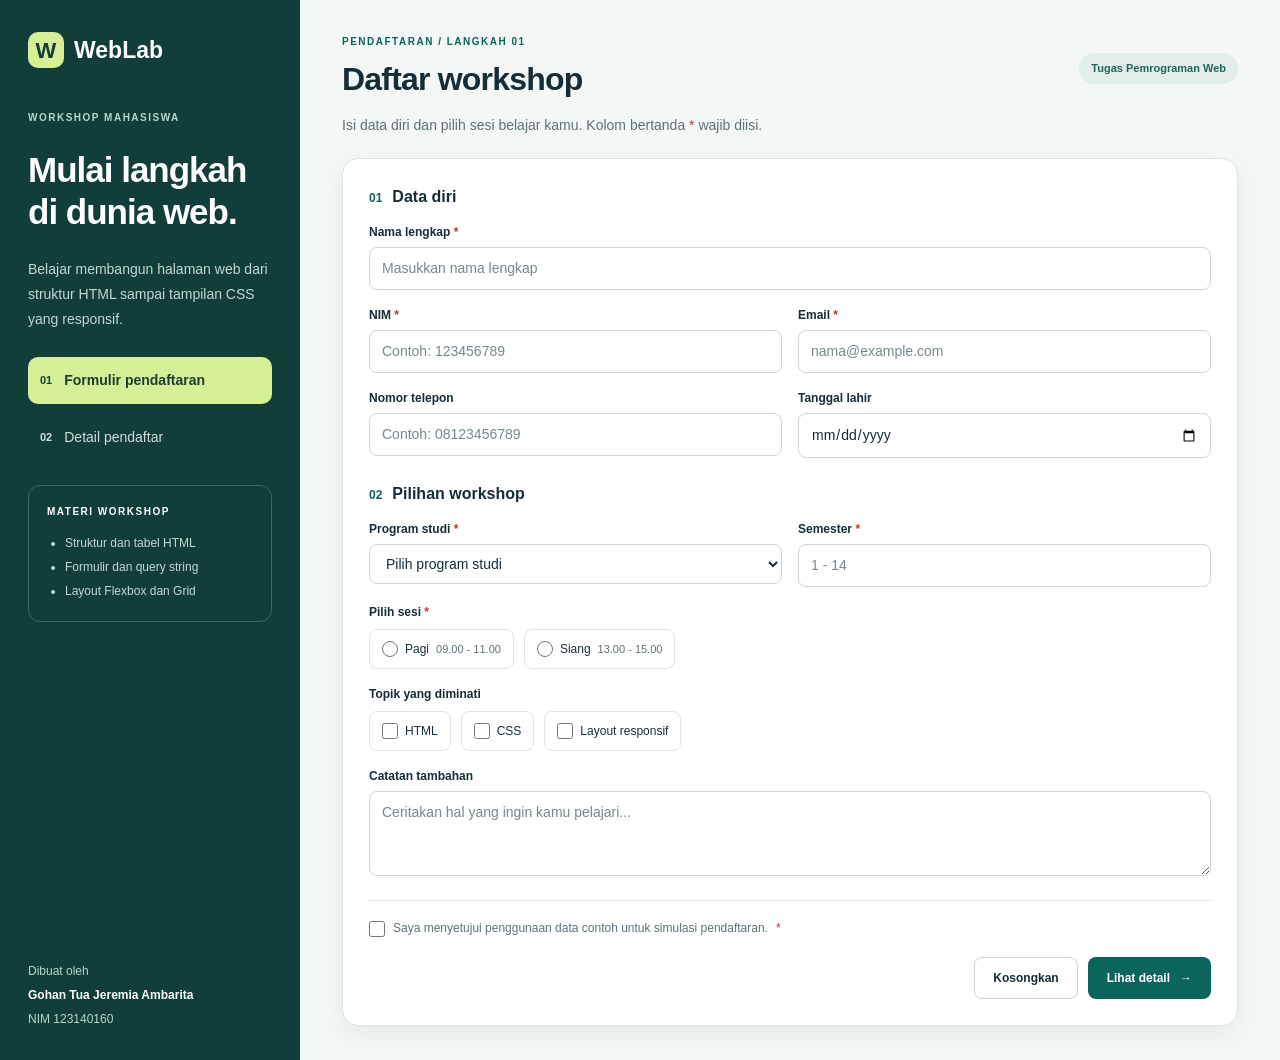
<file: index.html>
<!DOCTYPE html>
<html lang="id">
<head>
  <meta charset="UTF-8">
  <meta name="viewport" content="width=device-width, initial-scale=1.0">
  <title>Pendaftaran Workshop | WebLab</title>
  <link rel="stylesheet" href="style.css">
</head>
<body>
  <!-- Sidebar dan area utama diatur dengan CSS Grid. -->
  <div class="app-layout">
    <aside class="sidebar">
      <a class="brand" href="index.html"><span class="brand-mark">W</span>WebLab</a>
      <p class="eyebrow">WORKSHOP MAHASISWA</p>
      <h1>Mulai langkah<br>di dunia web.</h1>
      <p class="sidebar-copy">Belajar membangun halaman web dari struktur HTML sampai tampilan CSS yang responsif.</p>
      <nav class="step-nav" aria-label="Tahapan pendaftaran">
        <a class="step active" href="index.html" aria-current="page"><span>01</span>Formulir pendaftaran</a>
        <a class="step" href="detail.html"><span>02</span>Detail pendaftar</a>
      </nav>
      <div class="workshop-box">
        <p class="eyebrow">MATERI WORKSHOP</p>
        <ul><li>Struktur dan tabel HTML</li><li>Formulir dan query string</li><li>Layout Flexbox dan Grid</li></ul>
      </div>
      <footer class="author">
        <p>Dibuat oleh</p>
        <strong>Gohan Tua Jeremia Ambarita</strong>
        <span>NIM 123140160</span>
      </footer>
    </aside>
    <main id="konten" class="main-content">
      <header class="page-heading">
        <div><p class="eyebrow">PENDAFTARAN / LANGKAH 01</p><h2>Daftar workshop</h2></div>
        <span class="badge">Tugas Pemrograman Web </span>
      </header>
      <p class="intro">Isi data diri dan pilih sesi belajar kamu. Kolom bertanda <span class="required">*</span> wajib diisi.</p>
      <!-- GET membentuk query string; detail.html tetap berisi data dummy. -->
      <form id="form-pendaftaran" class="card" action="detail.html" method="get">
        <fieldset>
          <legend><span class="section-number">01</span>Data diri</legend>
          <div class="form-grid">
            <div class="field full-width">
              <label for="nama">Nama lengkap <span class="required">*</span></label>
              <input type="text" id="nama" name="nama" placeholder="Masukkan nama lengkap" autocomplete="name" required>
            </div>
            <div class="field">
              <label for="nim">NIM <span class="required">*</span></label>
              <input type="text" id="nim" name="nim" placeholder="Contoh: 123456789" inputmode="numeric" pattern="[0-9]{9}" maxlength="9" title="NIM harus terdiri dari 9 angka" required>
            </div>
            <div class="field">
              <label for="email">Email <span class="required">*</span></label>
              <input type="email" id="email" name="email" placeholder="nama@example.com" autocomplete="email" required>
            </div>
            <div class="field">
              <label for="telepon">Nomor telepon</label>
              <input type="tel" id="telepon" name="telepon" placeholder="Contoh: 08123456789" autocomplete="tel">
            </div>
            <div class="field">
              <label for="lahir">Tanggal lahir</label>
              <input type="date" id="lahir" name="lahir">
            </div>
          </div>
        </fieldset>
        <fieldset>
          <legend><span class="section-number">02</span>Pilihan workshop</legend>
          <div class="form-grid">
            <div class="field">
              <label for="prodi">Program studi <span class="required">*</span></label>
              <select id="prodi" name="prodi" required>
                <option value="">Pilih program studi</option>
                <optgroup label="Bidang Komputasi"><option value="Teknik Informatika">Teknik Informatika</option><option value="Teknik Komputer">Teknik Komputer</option></optgroup>
              </select>
            </div>
            <div class="field">
              <label for="semester">Semester <span class="required">*</span></label>
              <input type="number" id="semester" name="semester" min="1" max="14" placeholder="1 - 14" required>
            </div>
            <fieldset class="choice-group full-width">
              <legend>Pilih sesi <span class="required">*</span></legend>
              <div class="choice-row">
                <label class="choice" for="pagi"><input type="radio" id="pagi" name="sesi" value="Pagi" required>Pagi <span>09.00 - 11.00</span></label>
                <label class="choice" for="siang"><input type="radio" id="siang" name="sesi" value="Siang">Siang <span>13.00 - 15.00</span></label>
              </div>
            </fieldset>
            <fieldset class="choice-group full-width">
              <legend>Topik yang diminati</legend>
              <div class="choice-row">
                <label class="choice" for="html"><input type="checkbox" id="html" name="minat" value="HTML">HTML</label>
                <label class="choice" for="css"><input type="checkbox" id="css" name="minat" value="CSS">CSS</label>
                <label class="choice" for="layout"><input type="checkbox" id="layout" name="minat" value="Layout">Layout responsif</label>
              </div>
            </fieldset>
            <div class="field full-width">
              <label for="catatan">Catatan tambahan</label>
              <textarea id="catatan" name="catatan" rows="3" placeholder="Ceritakan hal yang ingin kamu pelajari..." maxlength="500"></textarea>
            </div>
          </div>
        </fieldset>
        <div class="form-bottom">
          <label class="agreement" for="persetujuan"><input type="checkbox" id="persetujuan" name="persetujuan" value="setuju" required>Saya menyetujui penggunaan data contoh untuk simulasi pendaftaran. <span class="required">*</span></label>
          <div class="actions"><button class="button secondary" type="reset">Kosongkan</button><button class="button primary" type="submit">Lihat detail <span aria-hidden="true">&rarr;</span></button></div>
        </div>
      </form>
    </main>
  </div>
</body>
</html>
</file>
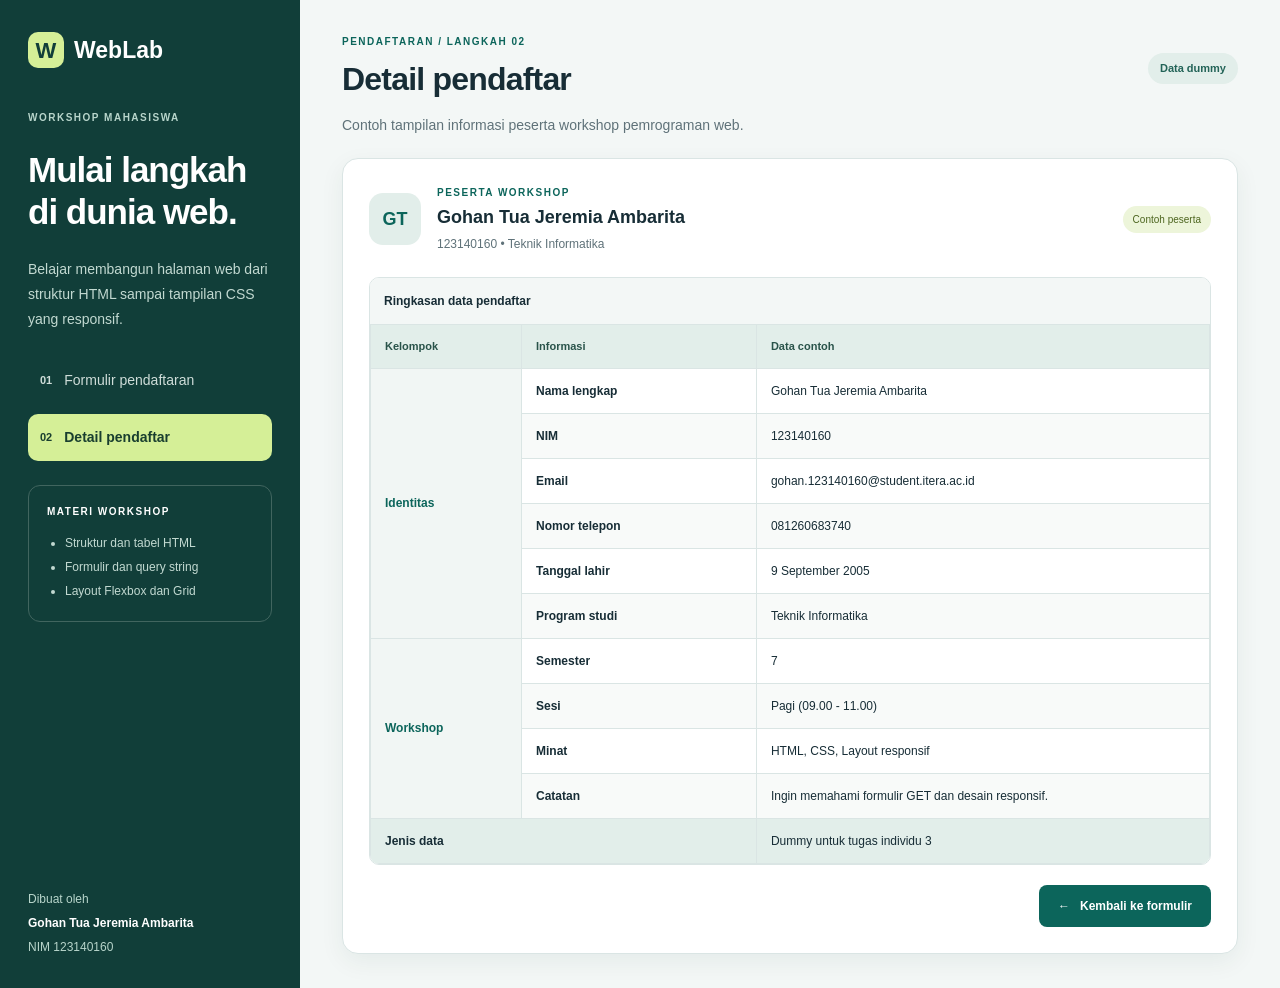
<file: detail.html>
<!DOCTYPE html>
<html lang="id">
<head>
  <meta charset="UTF-8">
  <meta name="viewport" content="width=device-width, initial-scale=1.0">
  <title>Detail Pendaftar | WebLab</title>
  <link rel="stylesheet" href="style.css">
</head>
<body>
  <div class="app-layout">
    <aside class="sidebar">
      <a class="brand" href="index.html"><span class="brand-mark">W</span>WebLab</a>
      <p class="eyebrow">WORKSHOP MAHASISWA</p>
      <h1>Mulai langkah<br>di dunia web.</h1>
      <p class="sidebar-copy">Belajar membangun halaman web dari struktur HTML sampai tampilan CSS yang responsif.</p>
      <nav class="step-nav" aria-label="Tahapan pendaftaran">
        <a class="step" href="index.html"><span>01</span>Formulir pendaftaran</a>
        <a class="step active" href="detail.html" aria-current="page"><span>02</span>Detail pendaftar</a>
      </nav>
      <div class="workshop-box">
        <p class="eyebrow">MATERI WORKSHOP</p>
        <ul><li>Struktur dan tabel HTML</li><li>Formulir dan query string</li><li>Layout Flexbox dan Grid</li></ul>
      </div>
      <footer class="author">
        <p>Dibuat oleh</p>
        <strong>Gohan Tua Jeremia Ambarita</strong>
        <span>NIM 123140160</span>
      </footer>
    </aside>
    <main id="konten" class="main-content">
      <header class="page-heading">
        <div><p class="eyebrow">PENDAFTARAN / LANGKAH 02</p><h2>Detail pendaftar</h2></div>
        <span class="badge">Data dummy</span>
      </header>
      <p class="intro">Contoh tampilan informasi peserta workshop pemrograman web.</p>
      <section class="card detail-card" aria-labelledby="judul-ringkasan">
        <div class="profile-summary">
          <span class="avatar" aria-hidden="true">GT</span>
          <div><p class="eyebrow">PESERTA WORKSHOP</p><h3 id="judul-ringkasan">Gohan Tua Jeremia Ambarita</h3><p class="muted">123140160 &bull; Teknik Informatika</p></div>
          <span class="status">Contoh peserta</span>
        </div>
        <!-- Nilai tabel ditulis tetap, tidak diambil dari query string. -->
        <div class="table-scroll" tabindex="0" role="region" aria-label="Tabel detail pendaftar">
          <table class="detail-table">
            <caption>Ringkasan data pendaftar</caption>
            <thead><tr><th scope="col">Kelompok</th><th scope="col">Informasi</th><th scope="col">Data contoh</th></tr></thead>
            <tbody>
              <tr><th scope="rowgroup" rowspan="6">Identitas</th><th scope="row">Nama lengkap</th><td>Gohan Tua Jeremia Ambarita</td></tr>
              <tr><th scope="row">NIM</th><td>123140160</td></tr>
              <tr><th scope="row">Email</th><td>gohan.123140160@student.itera.ac.id</td></tr>
              <tr><th scope="row">Nomor telepon</th><td>081260683740</td></tr>
              <tr><th scope="row">Tanggal lahir</th><td>9 September 2005</td></tr>
              <tr><th scope="row">Program studi</th><td>Teknik Informatika</td></tr>
              <tr><th scope="rowgroup" rowspan="4">Workshop</th><th scope="row">Semester</th><td>7</td></tr>
              <tr><th scope="row">Sesi</th><td>Pagi (09.00 - 11.00)</td></tr>
              <tr><th scope="row">Minat</th><td>HTML, CSS, Layout responsif</td></tr>
              <tr><th scope="row">Catatan</th><td>Ingin memahami formulir GET dan desain responsif.</td></tr>
            </tbody>
            <tfoot><tr><th scope="row" colspan="2">Jenis data</th><td>Dummy untuk tugas individu 3</td></tr></tfoot>
          </table>
        </div>
        <div class="actions"><a class="button primary" href="index.html"><span aria-hidden="true">&larr;</span> Kembali ke formulir</a></div>
      </section>
    </main>
  </div>
</body>
</html>
</file>
<file: style.css>
/* Dasar halaman dan warna yang dipakai bersama. */
:root {
  --ink: #172d36;
  --muted: #5f7279;
  --teal: #0c655b;
  --line: #dae5e4;
  --paper: #f3f7f6;
}
* { box-sizing: border-box; }
body { margin: 0; color: var(--ink); background: var(--paper); font-family: Arial, Helvetica, sans-serif; font-size: 14px; line-height: 1.5; }
a { color: inherit; }
h1, h2, h3, p { margin: 0; }
button, input, select, textarea { font: inherit; }
/* Grid membagi sidebar dan konten; Flexbox menyusun isi sidebar. */
.app-layout { display: grid; grid-template-columns: 300px minmax(0, 1fr); min-height: 100vh; }
.sidebar { padding: 32px 28px; background: #113e39; color: #fff; display: flex; flex-direction: column; gap: 24px; }
.brand { display: flex; align-items: center; gap: 10px; font-size: 23px; font-weight: 700; text-decoration: none; }
.brand-mark { width: 36px; height: 36px; display: grid; place-items: center; color: #113e39; background: #d5ef97; border-radius: 10px; font-size: 22px; }
.eyebrow { font-size: 10px; font-weight: 700; letter-spacing: 1.5px; }
.sidebar > .eyebrow { color: #b8d5cb; margin-top: 18px; }
h1 { font-size: 35px; line-height: 1.2; letter-spacing: -1px; }
.sidebar-copy { color: #c2d9d1; line-height: 1.8; }
.step-nav { display: flex; flex-direction: column; gap: 10px; }
.step { display: flex; gap: 12px; align-items: center; padding: 13px 12px; border-radius: 10px; text-decoration: none; color: #cfddd9; }
.step span { font-size: 11px; font-weight: 700; }
.step:hover { background: #204f48; }
.step.active { color: #193e2f; background: #d5ef97; font-weight: 700; }
.workshop-box { padding: 18px; border: 1px solid #41655f; border-radius: 12px; }
.workshop-box ul { padding-left: 18px; margin: 12px 0 0; color: #c2d9d1; font-size: 12px; line-height: 2; }
.author { margin-top: auto; padding-top: 26px; font-size: 12px; }
.author p, .author span { display: block; color: #b8d5cb; }
.author strong { display: block; margin: 6px 0; font-size: 12px; }
/* Judul halaman dan kartu utama. */
.main-content { width: 100%; max-width: 1020px; margin: 0 auto; padding: 34px 42px; min-width: 0; }
.page-heading { display: flex; justify-content: space-between; align-items: center; gap: 16px; }
.page-heading .eyebrow { color: var(--teal); margin-bottom: 6px; }
h2 { font-size: 32px; letter-spacing: -0.8px; }
.badge { padding: 7px 12px; background: #e2eeea; color: #226357; border-radius: 20px; font-size: 11px; font-weight: 700; white-space: nowrap; }
.intro { color: var(--muted); margin: 12px 0 22px; }
.required { color: #b33c32; }
.card { padding: 26px; background: #fff; border: 1px solid var(--line); border-radius: 16px; box-shadow: 0 8px 24px #163b3410; }
/* Form, label, input dan pengelompokan pilihan. */
fieldset { padding: 0; margin: 0 0 24px; border: 0; min-width: 0; }
legend { padding: 0; margin-bottom: 14px; font-size: 16px; font-weight: 700; }
.section-number { margin-right: 10px; color: var(--teal); font-size: 12px; }
.form-grid { display: grid; grid-template-columns: repeat(2, minmax(0, 1fr)); gap: 16px; }
.full-width { grid-column: 1 / -1; }
.field { display: flex; flex-direction: column; gap: 6px; }
.field label, .choice-group legend { font-size: 12px; font-weight: 700; }
.field input, select, textarea { width: 100%; padding: 10px 12px; border: 1px solid #c9d8d5; border-radius: 8px; background: #fff; color: var(--ink); }
.field input::placeholder, textarea::placeholder { color: #77898d; }
textarea { resize: vertical; min-height: 76px; }
input:focus, select:focus, textarea:focus { outline: 2px solid #348777; outline-offset: 2px; }
.choice-group { margin: 0; }
.choice-group legend { margin-bottom: 8px; }
.choice-row { display: flex; flex-wrap: wrap; gap: 10px; }
.choice { display: flex; align-items: center; gap: 7px; padding: 10px 12px; border: 1px solid var(--line); border-radius: 8px; font-size: 12px; cursor: pointer; }
.choice span { color: var(--muted); font-size: 11px; }
input[type="radio"], input[type="checkbox"] { accent-color: var(--teal); width: 16px; height: 16px; margin: 0; flex-shrink: 0; }
#form-pendaftaran .form-bottom { border-top: 1px solid var(--line); padding-top: 18px; }
.agreement { display: flex; align-items: flex-start; gap: 8px; font-size: 12px; color: var(--muted); }
.agreement input { margin-top: 2px; }
.actions { display: flex; justify-content: flex-end; flex-wrap: wrap; gap: 10px; margin-top: 20px; }
.button { display: inline-flex; align-items: center; justify-content: center; gap: 10px; padding: 11px 18px; border: 1px solid transparent; border-radius: 8px; font-weight: 700; font-size: 12px; text-decoration: none; cursor: pointer; }
.primary { background: var(--teal); color: #fff; }
.primary:hover { background: #084b43; }
.secondary { background: #fff; border-color: #c9d8d5; color: var(--ink); }
.secondary:hover { background: var(--paper); }
a:focus-visible, button:focus-visible, .table-scroll:focus-visible { outline: 2px solid #348777; outline-offset: 3px; }
.page-note { margin-top: 16px; color: var(--muted); font-size: 11px; }
/* Profil dan tabel data dummy di halaman detail. */
.profile-summary { display: flex; align-items: center; gap: 16px; margin-bottom: 24px; }
.avatar { width: 52px; height: 52px; flex-shrink: 0; display: grid; place-items: center; border-radius: 14px; background: #e2eeea; color: var(--teal); font-size: 18px; font-weight: 700; }
.profile-summary .eyebrow { color: var(--teal); margin-bottom: 4px; }
h3 { font-size: 18px; }
.muted { color: var(--muted); font-size: 12px; margin-top: 4px; }
.status { margin-left: auto; padding: 6px 10px; background: #edf5da; color: #4d651f; border-radius: 16px; font-size: 10px; white-space: nowrap; }
.table-scroll { overflow-x: auto; border: 1px solid var(--line); border-radius: 10px; }
.detail-table { width: 100%; min-width: 490px; border-collapse: collapse; font-size: 12px; text-align: left; }
caption { padding: 14px; text-align: left; font-weight: 700; background: #f3f7f6; }
th, td { padding: 13px 14px; border: 1px solid var(--line); vertical-align: middle; }
thead th { background: #e2eeea; color: #29534a; font-size: 11px; }
tbody th[scope="rowgroup"] { width: 18%; background: #f1f6f4; color: var(--teal); }
tbody th[scope="row"] { width: 28%; font-weight: 600; }
tbody tr:nth-child(even) { background: #f8faf9; }
tbody tr:hover { background: #edf6f2; }
tfoot { background: #e2eeea; }
.detail-note { margin-top: 20px; color: var(--muted); font-size: 12px; line-height: 1.8; }
/* Pada tablet dan ponsel, kolom disusun ulang tanpa JS. */
@media (max-width: 1050px) {
  .app-layout { grid-template-columns: 250px minmax(0, 1fr); }
  .sidebar { padding: 28px 22px; }
  .main-content { padding: 30px 24px; }
  .card { padding: 22px; }
  .profile-summary { flex-wrap: wrap; }
  .status { margin-left: 0; }
}
@media (max-width: 760px) {
  .app-layout { grid-template-columns: 1fr; }
  .sidebar { padding: 22px; gap: 16px; }
  .sidebar > .eyebrow, .sidebar h1, .sidebar-copy, .workshop-box { display: none; }
  .step-nav { flex-direction: row; flex-wrap: wrap; }
  .step { flex: 1 1 140px; font-size: 12px; padding: 11px; }
  .author { padding-top: 0; margin-top: 0; }
  .author p { display: none; }
  .main-content { padding: 24px 16px; }
  .page-heading { align-items: flex-start; }
  h2 { font-size: 25px; }
  .card { padding: 18px; }
  .form-grid { grid-template-columns: 1fr; }
  .choice-row { gap: 8px; }
  .choice { flex-wrap: wrap; }
  .profile-summary { gap: 12px; }
  .profile-summary h3 { font-size: 16px; }
  .badge { padding: 6px 8px; font-size: 10px; }
}
</file>
